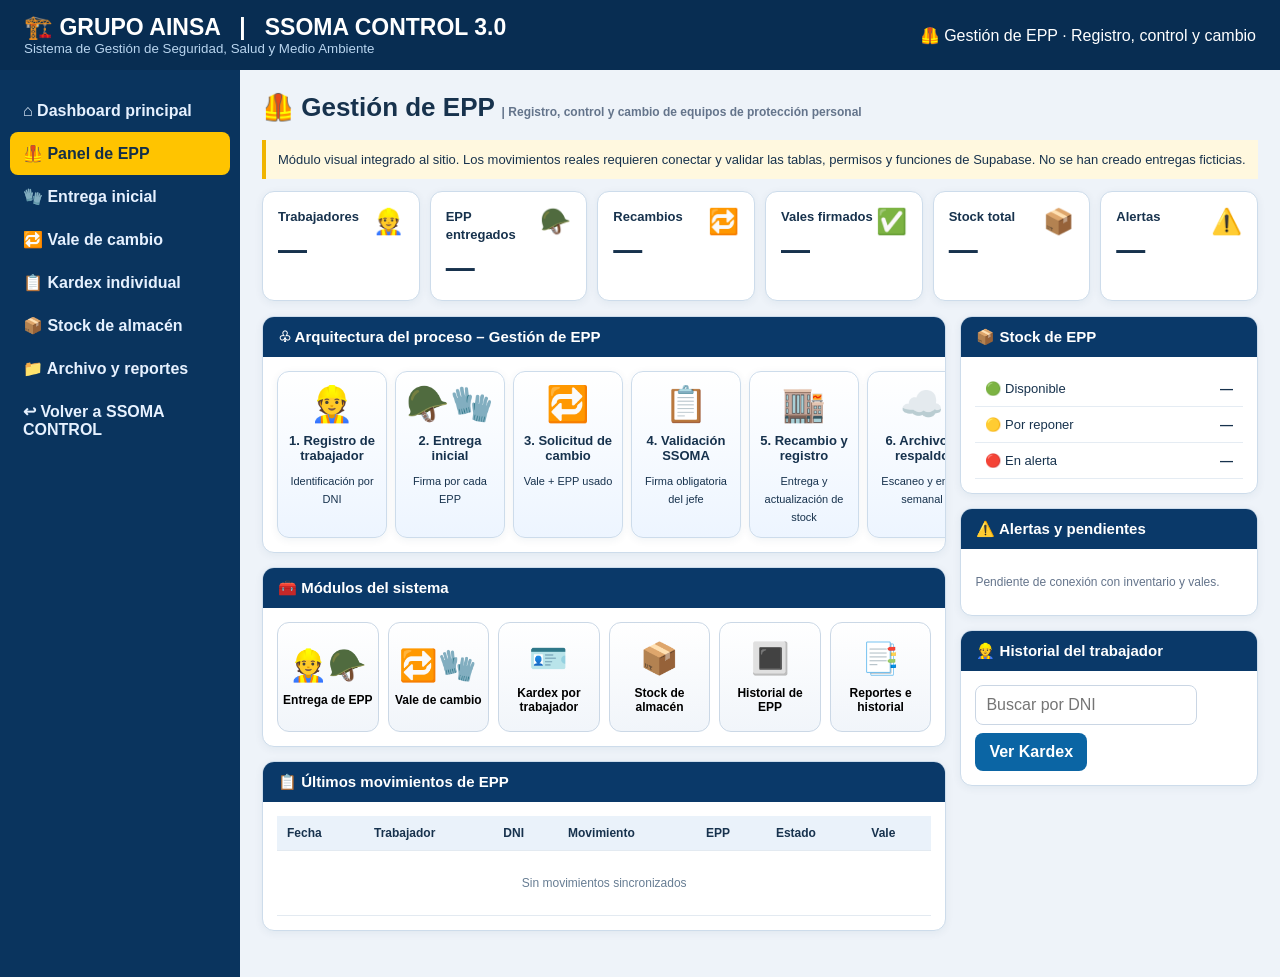
<file: gestion-epp.html>
<!doctype html><html lang="es"><head><meta charset="utf-8"><meta name="viewport" content="width=device-width,initial-scale=1"><title>Gestión de EPP | SSOMA CONTROL 3.0</title><style>
*{box-sizing:border-box}body{margin:0;font-family:Inter,"Segoe UI",Arial,sans-serif;background:#eef3f9;color:#17324d}button,input,select{font:inherit}button{cursor:pointer}header{background:#082d52;color:white;padding:14px 24px;display:flex;align-items:center;justify-content:space-between;gap:15px;flex-wrap:wrap}header strong{font-size:23px}header small{display:block;color:#b9d5ef}.layout{display:flex;min-height:calc(100vh - 75px)}aside{background:#0a345e;width:240px;flex-shrink:0;color:#e6f1ff;padding:20px 10px}aside a,aside button{display:block;width:100%;text-align:left;color:inherit;text-decoration:none;padding:12px 13px;background:none;border:0;border-radius:8px;font-weight:600}aside .active,aside a:hover,aside button:hover{background:#ffc400;color:#132e48}main{padding:22px;min-width:0;flex:1;max-width:1700px}h1{margin:0 0 17px;font-size:26px}.kpis{display:grid;grid-template-columns:repeat(6,minmax(130px,1fr));gap:10px}.tile,.panel,.flowstep{background:white;border:1px solid #cddceb;border-radius:12px;padding:15px;box-shadow:0 2px 9px #153f6210}.tile b{font-size:29px;display:block;margin-top:9px}.tile span{font-size:13px;font-weight:700}.tile i{font-size:25px;font-style:normal;float:right}.cols{display:grid;grid-template-columns:minmax(0,2.3fr) minmax(280px,1fr);gap:14px;margin-top:15px}.panel{padding:0;overflow:hidden}.panel h2{background:#0a3969;color:white;font-size:15px;margin:0;padding:11px 15px}.panel .inner{padding:14px}.flow{display:grid;grid-template-columns:repeat(6,minmax(110px,1fr));gap:8px}.flowstep{text-align:center;padding:12px 8px;background:linear-gradient(#fff,#edf5ff);position:relative}.flowstep .emoji{font-size:35px}.flowstep strong{display:block;font-size:13px;margin:8px 0}.flowstep small{font-size:11px}.modules{display:grid;grid-template-columns:repeat(6,minmax(100px,1fr));gap:9px}.mod{border:1px solid #cbd8e6;background:linear-gradient(white,#f1f5fa);border-radius:12px;padding:14px 5px;font-weight:700;font-size:12px;min-height:110px}.mod .emoji{display:block;font-size:31px;margin-bottom:9px}.mod:hover{border-color:#1476ba;background:#e5f3ff}.row{display:flex;justify-content:space-between;gap:8px;padding:10px;border-bottom:1px solid #e5ecf3;font-size:13px}.status{background:#d9f5e4;color:#0a7d3d;padding:4px 8px;border-radius:12px;font-weight:700}.warning{color:#b52b2b}.tablewrap{overflow:auto}table{border-collapse:collapse;width:100%;font-size:12px}th,td{padding:10px;border-bottom:1px solid #e3eaf1;text-align:left}th{background:#eaf2fa}.toolbar{display:flex;gap:8px;flex-wrap:wrap;margin:12px 0}input,select{padding:10px;border:1px solid #cad6e4;border-radius:8px;max-width:100%}.btn{background:#0b65a4;color:white;border:0;border-radius:8px;padding:10px 14px;font-weight:700}.btn.secondary{background:#e5edf7;color:#16416a}.section{display:none}.section.active{display:block}.form{display:grid;grid-template-columns:repeat(3,1fr);gap:12px;padding:16px}.form label{font-size:12px;font-weight:700}.form input,.form select{display:block;width:100%;margin-top:5px}.note{background:#fff8df;border-left:4px solid #f0b400;padding:12px;margin:12px 0;font-size:13px}.empty{padding:25px;text-align:center;color:#677d93}.tag{color:#64748b;font-size:12px}#message{padding:12px;color:#145a39} @media(max-width:1150px){.kpis{grid-template-columns:repeat(3,1fr)}.flow,.modules{grid-template-columns:repeat(3,1fr)}}@media(max-width:800px){.layout{display:block}aside{width:auto;display:flex;overflow:auto;padding:7px}aside a,aside button{white-space:nowrap;width:auto}.cols{grid-template-columns:1fr}.form{grid-template-columns:1fr}.kpis{grid-template-columns:repeat(2,1fr)}}
</style></head><body><header><div><strong>🏗️ GRUPO AINSA &nbsp; | &nbsp; SSOMA CONTROL 3.0</strong><small>Sistema de Gestión de Seguridad, Salud y Medio Ambiente</small></div><div>🦺 Gestión de EPP · Registro, control y cambio</div></header><div class="layout"><aside><a href="./index.html">⌂ Dashboard principal</a><button class="active" onclick="show('dashboard')">🦺 Panel de EPP</button><button onclick="show('entrega')">🧤 Entrega inicial</button><button onclick="show('vale')">🔁 Vale de cambio</button><button onclick="show('kardex')">📋 Kardex individual</button><button onclick="show('stock')">📦 Stock de almacén</button><button onclick="show('archivo')">📁 Archivo y reportes</button><a href="./index.html">↩ Volver a SSOMA CONTROL</a></aside><main><h1>🦺 Gestión de EPP <span class="tag">| Registro, control y cambio de equipos de protección personal</span></h1><div class="note">Módulo visual integrado al sitio. Los movimientos reales requieren conectar y validar las tablas, permisos y funciones de Supabase. No se han creado entregas ficticias.</div>
<section id="dashboard" class="section active"><div class="kpis"><div class="tile"><i>👷</i><span>Trabajadores</span><b>—</b></div><div class="tile"><i>🪖</i><span>EPP entregados</span><b>—</b></div><div class="tile"><i>🔁</i><span>Recambios</span><b>—</b></div><div class="tile"><i>✅</i><span>Vales firmados</span><b>—</b></div><div class="tile"><i>📦</i><span>Stock total</span><b>—</b></div><div class="tile"><i>⚠️</i><span>Alertas</span><b>—</b></div></div><div class="cols"><div><div class="panel"><h2>♧ Arquitectura del proceso – Gestión de EPP</h2><div class="inner flow"><div class="flowstep"><div class="emoji">👷</div><strong>1. Registro de trabajador</strong><small>Identificación por DNI</small></div><div class="flowstep"><div class="emoji">🪖🧤</div><strong>2. Entrega inicial</strong><small>Firma por cada EPP</small></div><div class="flowstep"><div class="emoji">🔁</div><strong>3. Solicitud de cambio</strong><small>Vale + EPP usado</small></div><div class="flowstep"><div class="emoji">📋</div><strong>4. Validación SSOMA</strong><small>Firma obligatoria del jefe</small></div><div class="flowstep"><div class="emoji">🏬</div><strong>5. Recambio y registro</strong><small>Entrega y actualización de stock</small></div><div class="flowstep"><div class="emoji">☁️</div><strong>6. Archivo y respaldo</strong><small>Escaneo y envío semanal</small></div></div></div><div class="panel" style="margin-top:14px"><h2>🧰 Módulos del sistema</h2><div class="inner modules"><button class="mod" onclick="show('entrega')"><span class="emoji">👷🪖</span>Entrega de EPP</button><button class="mod" onclick="show('vale')"><span class="emoji">🔁🧤</span>Vale de cambio</button><button class="mod" onclick="show('kardex')"><span class="emoji">🪪</span>Kardex por trabajador</button><button class="mod" onclick="show('stock')"><span class="emoji">📦</span>Stock de almacén</button><button class="mod" onclick="show('kardex')"><span class="emoji">🔳</span>Historial de EPP</button><button class="mod" onclick="show('archivo')"><span class="emoji">📑</span>Reportes e historial</button></div></div><div class="panel" style="margin-top:14px"><h2>📋 Últimos movimientos de EPP</h2><div class="inner tablewrap"><table><thead><tr><th>Fecha</th><th>Trabajador</th><th>DNI</th><th>Movimiento</th><th>EPP</th><th>Estado</th><th>Vale</th></tr></thead><tbody><tr><td colspan="7" class="empty">Sin movimientos sincronizados</td></tr></tbody></table></div></div></div><div><div class="panel"><h2>📦 Stock de EPP</h2><div class="inner"><div class="row">🟢 Disponible <b>—</b></div><div class="row">🟡 Por reponer <b>—</b></div><div class="row">🔴 En alerta <b>—</b></div></div></div><div class="panel" style="margin-top:14px"><h2>⚠️ Alertas y pendientes</h2><div class="inner"><p class="tag">Pendiente de conexión con inventario y vales.</p></div></div><div class="panel" style="margin-top:14px"><h2>👷 Historial del trabajador</h2><div class="inner"><input id="lookup" placeholder="Buscar por DNI"><button class="btn" style="margin-top:8px" onclick="show('kardex');document.getElementById('dniK').value=document.getElementById('lookup').value">Ver Kardex</button></div></div></div></div></section>
<section id="entrega" class="section"><div class="panel"><h2>🪖 Formato de entrega inicial de EPP</h2><div class="form"><label>DNI del trabajador<input maxlength="8" placeholder="8 dígitos"></label><label>Nombre completo<input placeholder="Nombre y apellidos"></label><label>Contratista<input placeholder="Empresa"></label><label>EPP entregado<select><option>Casco de seguridad</option><option>Lentes de seguridad</option><option>Guantes de seguridad</option><option>Calzado de seguridad</option><option>Chaleco reflectivo</option><option>Protector auditivo</option><option>Respirador</option><option>Otro EPP</option></select></label><label>Cantidad<input type="number" min="1" value="1"></label><label>Fecha<input type="date"></label></div><div class="inner"><p class="note">Se requiere firma de recepción por cada EPP entregado. Este formulario es una vista previa: aún no guarda datos reales.</p><button class="btn" onclick="alert('Registro no habilitado hasta conectar Supabase y la firma de recepción.')">Registrar entrega</button></div></div></section>
<section id="vale" class="section"><div class="panel"><h2>🔁 Vale de cambio de EPP · Autorización Jefatura SSOMA</h2><div class="form"><label>DNI del trabajador<input maxlength="8" placeholder="8 dígitos"></label><label>Trabajador<input placeholder="Nombre completo"></label><label>EPP solicitado<input placeholder="Ej.: guantes"></label><label>¿Tiene el EPP gastado para su cambio?<select><option>Sí, presenta EPP gastado</option><option>No, requiere evaluación</option></select></label><label>Motivo<input placeholder="Desgaste / deterioro / pérdida"></label><label>Fecha<input type="date"></label></div><div class="inner"><div class="note">El recambio ordinario requiere inspección del EPP usado y firma del Jefe SSOMA. Si no se presenta, registrar el motivo y evaluar la excepción. No corresponde trasladar automáticamente al trabajador el costo de EPP obligatorios.</div><p><b>Estados:</b> Borrador → Pendiente de SSOMA → Autorizado → Entregado → Archivado</p><button class="btn" onclick="alert('Pendiente de implementar autorización autenticada y registro seguro en Supabase.')">Solicitar autorización SSOMA</button></div></div></section>
<section id="kardex" class="section"><div class="panel"><h2>🪪 Kardex individual por trabajador</h2><div class="inner toolbar"><input id="dniK" placeholder="Buscar por DNI"><button class="btn" onclick="document.getElementById('kmsg').textContent='La consulta requiere conectar el módulo a la tabla de trabajadores y movimientos de Supabase.'">Buscar historial</button></div><div id="kmsg" class="empty">Historial individual pendiente de sincronización</div></div></section>
<section id="stock" class="section"><div class="panel"><h2>📦 Kardex de almacén y semáforo de existencias</h2><div class="inner tablewrap"><table><thead><tr><th>EPP</th><th>Entradas</th><th>Salidas</th><th>Disponible</th><th>Stock mínimo</th><th>Estado</th></tr></thead><tbody><tr><td colspan="6" class="empty">Inventario pendiente de sincronización</td></tr></tbody></table></div></div></section>
<section id="archivo" class="section"><div class="panel"><h2>📁 Archivo físico, digital y remisión semanal</h2><div class="inner"><p>Los registros de entrega y vales de recambio firmados se archivan físicamente, se escanean semanalmente y se remiten a Administración.</p><div class="row">📄 Formatos firmados <span>Pendiente de sincronización</span></div><div class="row">📷 Escaneos semanales <span>Pendiente de carga segura</span></div><div class="row">✉️ Envío a Administración <span>Pendiente de configurar correo</span></div><button class="btn" onclick="alert('El envío automático requiere conexión autorizada con correo y archivos.')">Preparar envío semanal</button></div></div></section><div id="message"></div></main></div><script>function show(id){document.querySelectorAll('.section').forEach(x=>x.classList.toggle('active',x.id===id));document.querySelectorAll('aside button').forEach(x=>x.classList.toggle('active',x.getAttribute('onclick')==="show('"+id+"')"));window.scrollTo(0,0)}</script></body></html>
</file>
